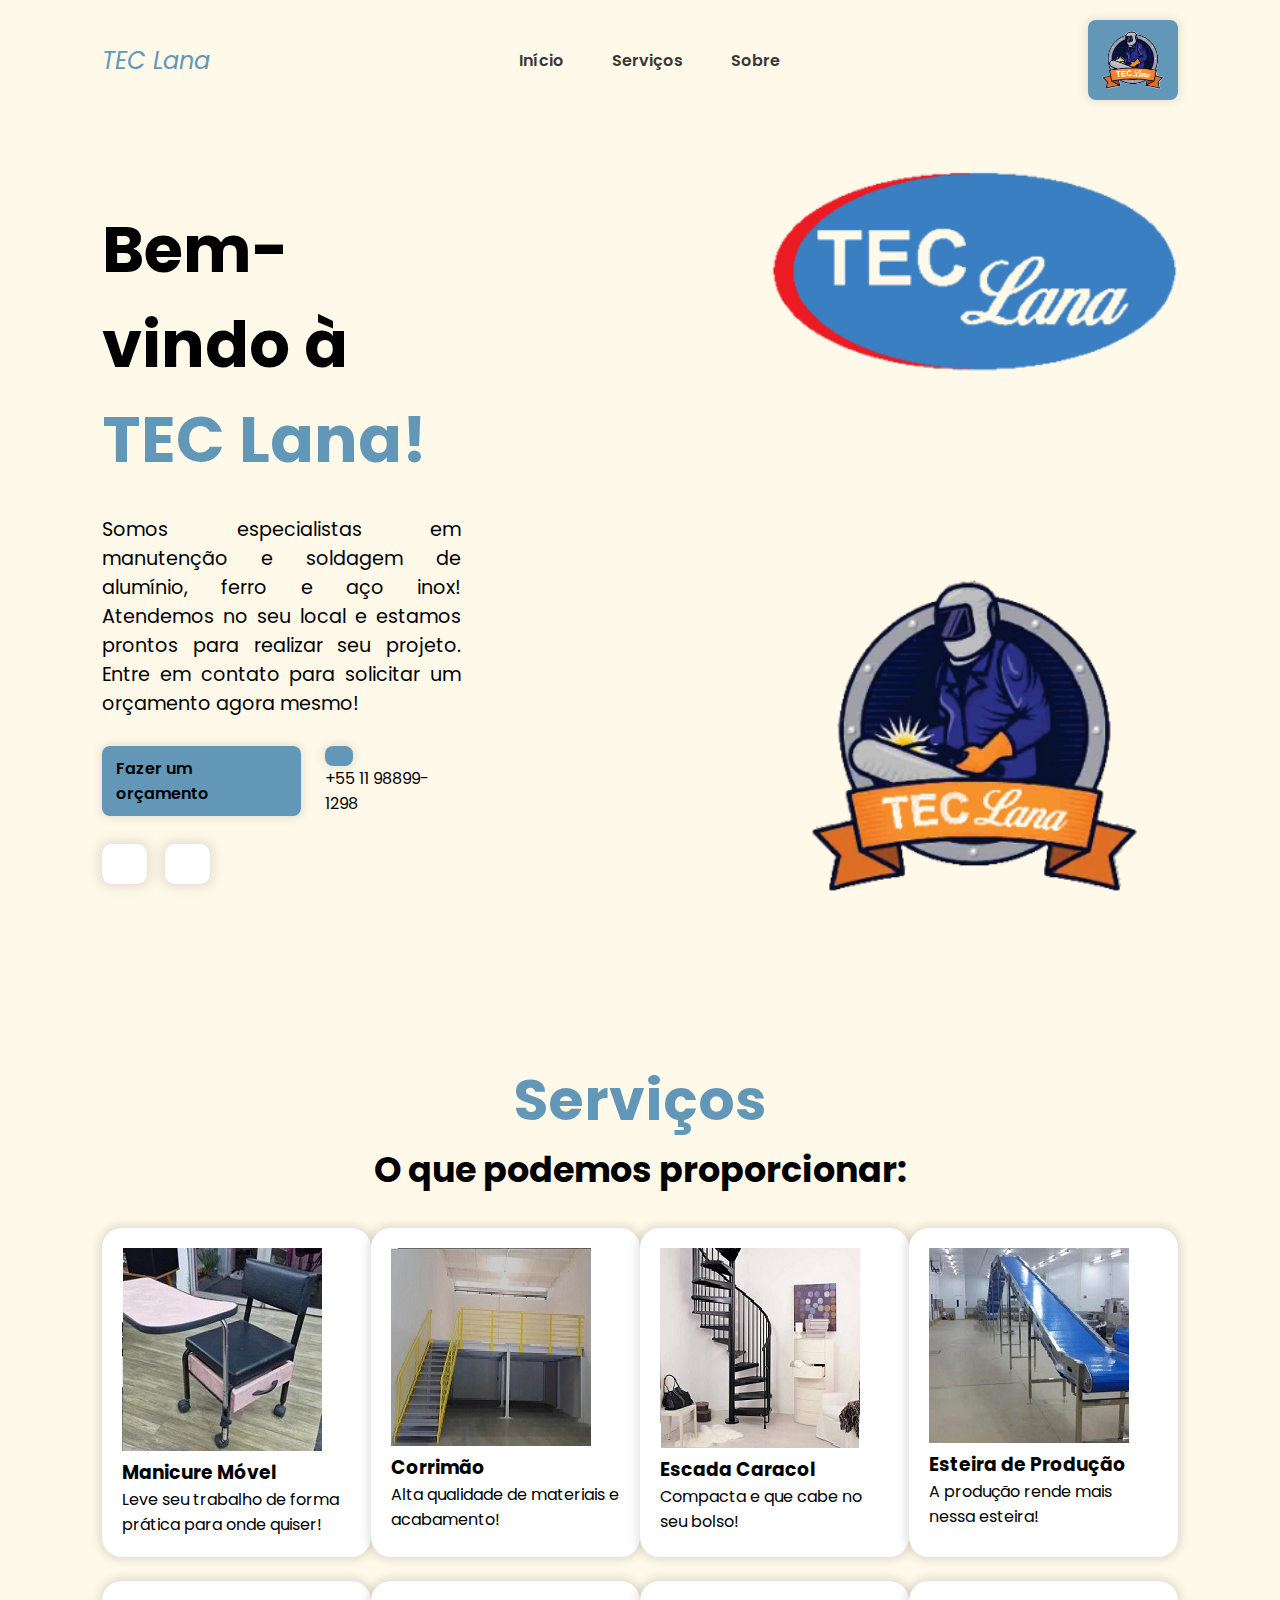
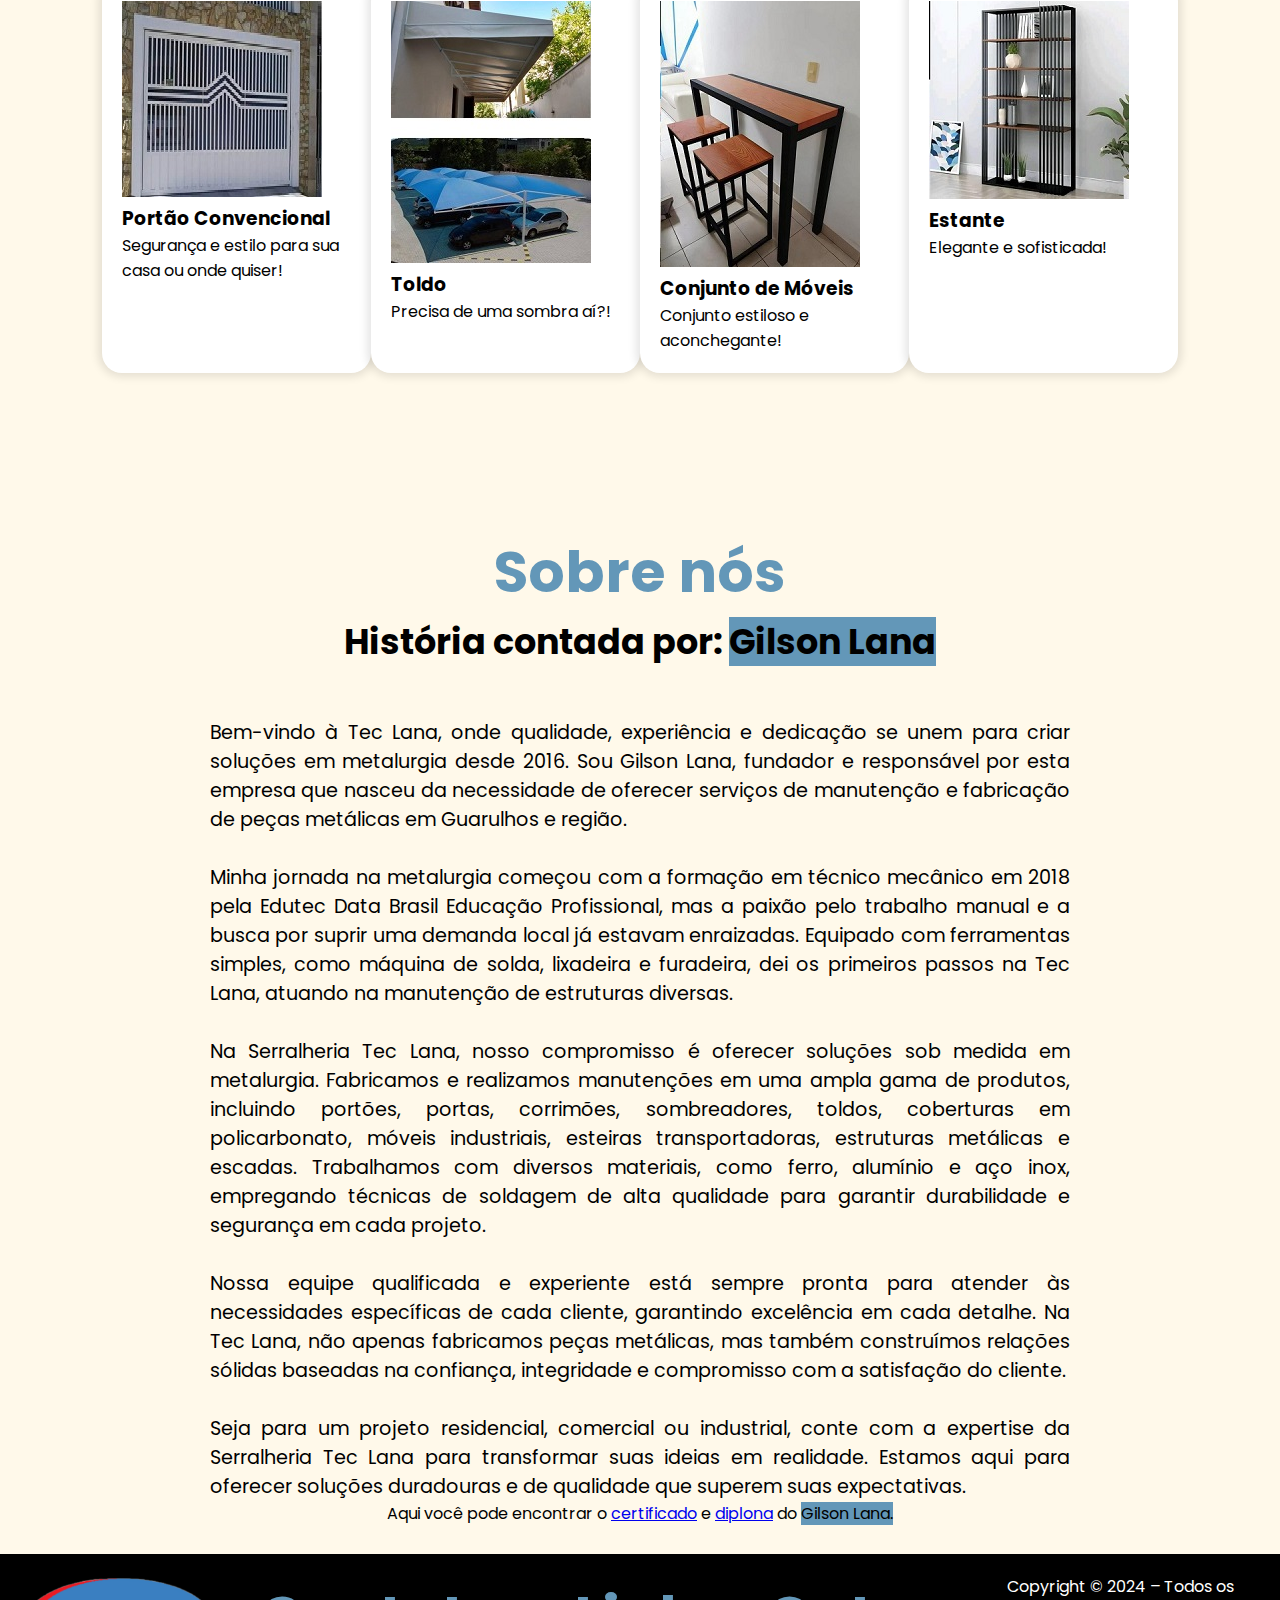
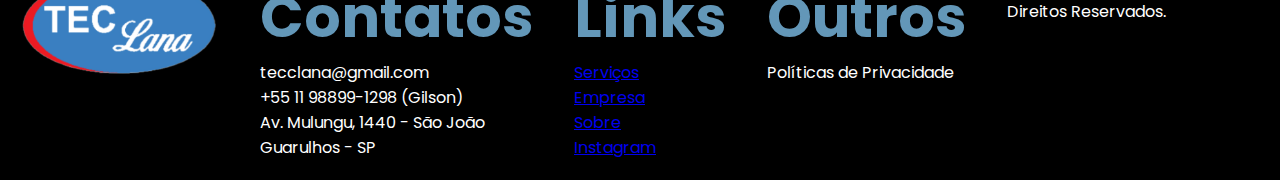
<file: produto_teclana/index.html>
<!DOCTYPE html>
<html lang="pt-br">
<head>
    <meta charset="UTF-8">
    <meta name="viewport" content="width=device-width, initial-scale=1.0">
    <link rel="stylesheet" href="https://cdnjs.cloudflare.com/ajax/libs/font-awesome/6.5.2/css/all.min.css" integrity="sha512-SnH5WK+bZxgPHs44uWIX+LLJAJ9/2PkPKZ5QiAj6Ta86w+fsb2TkcmfRyVX3pBnMFcV7oQPJkl9QevSCWr3W6A==" crossorigin="anonymous" referrerpolicy="no-referrer" />
    <link rel="stylesheet" href="styles/style.css">
    <link rel="stylesheet" href="styles/header.css">
    <link rel="stylesheet" href="styles/home.css">
    <link rel="stylesheet" href="styles/menu.css">
    <script src="https://cdnjs.cloudflare.com/ajax/libs/jquery/3.7.1/jquery.min.js" integrity="sha512-v2CJ7UaYy4JwqLDIrZUI/4hqeoQieOmAZNXBeQyjo21dadnwR+8ZaIJVT8EE2iyI61OV8e6M8PP2/4hpQINQ/g==" crossorigin="anonymous" referrerpolicy="no-referrer"></script>
    <title>Serralheria TecLana</title>
</head>
<body>
    <header>
        <nav id="navbar">
            <i class="fa-solid fa-screwdriver-wrench" id="nav_logo">TEC Lana</i>
            <ul id="nav_list">
              <li class="nav-item"><a href="#home">Início</a></li>
              <li class="nav-item"><a href="#menu">Serviços</a></li>
              <li class="nav-item"><a href="#sobre">Sobre</a></li>  
            </ul>

            <a href="#home"> <img src="images/teclana_cartoon.png" alt="TEC Lana" class="btn-default" width="90px"> </a>
            
        </nav>

        
    </header>

    <main id="content">
        <section id="home">

            <div id="cta">
                <h1 class="tittle">
                    Bem-vindo à <span>TEC Lana!</span>
                </h1>
                <p class="description">
                    Somos especialistas em manutenção e soldagem de <span>alumínio, ferro e aço inox!</span> 
                    Atendemos no seu local e estamos prontos para realizar seu projeto. Entre em contato para solicitar um orçamento agora mesmo!
                </p>
                <div id="cta_buttons">
                    <a href="https://wa.me/5511988991298" tab="new" target="_blank" class="btn-default">Fazer um orçamento</a>
                    <a href="tel:++5511988991298" id="phone_button">
                        <button class="btn-default">
                            <i class="fa-solid fa-phone"></i>
                        </button>
                        +55 11 98899-1298
                    </a>
                </div>
                <div class="social-media-buttons">
                    <a href="https://wa.me/5511988991298" tab="new" target="_blank">
                        <i class="fa-brands fa-whatsapp"></i>
                    </a>
                    <a href="https://www.instagram.com/tec_lanag/" tab="new" target="_blank">
                        <i class="fa-brands fa-instagram"></i>
                    </a>
                </div>
            </div>
            <div id="banner">
                <img src="images/teclana_logos.png" alt="TEC Lana">
            </div>

        </section>
        <br><br><br><br>
        <section id="menu">
            <h2 class="section-title">Serviços</h2>
            <h3 class="section-subtitle">O que podemos proporcionar:</h3>

            <div id="dishes">
                <div class="block1">
                    <div class="dish">
                        <img src="images/manicure_movel.jpg" alt="Manicure Movel" class="dish-image">
                        <h3 class="dish-title">Manicure Móvel</h3>
                        <span class="dish-description">Leve seu trabalho de forma prática para onde quiser!</span>
                    
                        <div class="dish-rate">
                            <i class="fa-solid fa-star"></i>
                            <i class="fa-solid fa-star"></i>
                            <i class="fa-solid fa-star"></i>
                            <i class="fa-solid fa-star"></i>
                            <i class="fa-solid fa-star"></i>
                        </div>
                    
                    </div>
                    <div class="dish">

                        <img src="images/corrimao.jpg" alt="Corrimão" class="dish-image">
                        <h3 class="dish-title">Corrimão</h3>
                        <span class="dish-description">Alta qualidade de materiais e acabamento!</span>
                    
                        <div class="dish-rate">
                            <i class="fa-solid fa-star"></i>
                            <i class="fa-solid fa-star"></i>
                            <i class="fa-solid fa-star"></i>
                            <i class="fa-solid fa-star"></i>
                            <i class="fa-solid fa-star"></i>
                        </div>
                    </div>
                    <div class="dish">
                        <img src="images/escada.jpg" alt="Escada" class="dish-image">
                        <h3 class="dish-title">Escada Caracol</h3>
                        <span class="dish-description">Compacta e que cabe no seu bolso!</span>
                    
                        <div class="dish-rate">
                            <i class="fa-solid fa-star"></i>
                            <i class="fa-solid fa-star"></i>
                            <i class="fa-solid fa-star"></i>
                            <i class="fa-solid fa-star"></i>
                            <i class="fa-solid fa-star"></i>
                        </div>
                    </div>
                    <div class="dish">
                        
                        <img src="images/esteira.jpg" alt="Esteira Produção" class="dish-image">
                        <h3 class="dish-title">Esteira de Produção</h3>
                        <span class="dish-description">A produção rende mais nessa esteira!</span>
                    
                        <div class="dish-rate">
                            <i class="fa-solid fa-star"></i>
                            <i class="fa-solid fa-star"></i>
                            <i class="fa-solid fa-star"></i>
                            <i class="fa-solid fa-star"></i>
                            <i class="fa-solid fa-star"></i>
                        </div>
                    </div>
                </div>

                <div class="block2">
                    <div class="dish">
                       
                        <img src="images/portao.jpg" alt="Portão" class="dish-image">
                        <h3 class="dish-title">Portão Convencional</h3>
                        <span class="dish-description">Segurança e estilo para sua casa ou onde quiser!</span>
                    
                        <div class="dish-rate">
                            <i class="fa-solid fa-star"></i>
                            <i class="fa-solid fa-star"></i>
                            <i class="fa-solid fa-star"></i>
                            <i class="fa-solid fa-star"></i>
                            <i class="fa-solid fa-star"></i>
                        </div>
                    </div>
                    <div class="dish">
                       
                        <img src="images/toldo.jpg" alt="Toldo" class="dish-image">
                        <h3 class="dish-title">Toldo</h3>
                        <span class="dish-description">Precisa de uma sombra aí?!</span>
                    
                        <div class="dish-rate">
                            <i class="fa-solid fa-star"></i>
                            <i class="fa-solid fa-star"></i>
                            <i class="fa-solid fa-star"></i>
                            <i class="fa-solid fa-star"></i>
                            <i class="fa-solid fa-star"></i>
                        </div>
                    </div>
                    <div class="dish">
                        
                        <img src="images/conjunto_moveis_1.jpg" alt="Móveis" class="dish-image">
                        <h3 class="dish-title">Conjunto de Móveis</h3>
                        <span class="dish-description">Conjunto estiloso e aconchegante!</span>
                    
                        <div class="dish-rate">
                            <i class="fa-solid fa-star"></i>
                            <i class="fa-solid fa-star"></i>
                            <i class="fa-solid fa-star"></i>
                            <i class="fa-solid fa-star"></i>
                            <i class="fa-solid fa-star"></i>
                        </div>
                    </div>
                    <div class="dish">
                        
                        <img src="images/estante.jpg" alt="Estante" class="dish-image">
                        <h3 class="dish-title">Estante</h3>
                        <span class="dish-description">Elegante e sofisticada!</span>
                    
                        <div class="dish-rate">
                            <i class="fa-solid fa-star"></i>
                            <i class="fa-solid fa-star"></i>
                            <i class="fa-solid fa-star"></i>
                            <i class="fa-solid fa-star"></i>
                            <i class="fa-solid fa-star"></i>
                        </div>
                    </div>
                </div>
            </div>
        </section>
        <br><br><br><br>
        <section id="sobre">
            <h2 class="section-title">Sobre nós</h2>
            <h3 class="section-subtitle">História contada por: <span id="gil">Gilson Lana</span></h3>
            <br><br>
                <p id="para">Bem-vindo à Tec Lana, onde qualidade, experiência e dedicação se unem para criar soluções em metalurgia desde 2016. Sou Gilson Lana, fundador e responsável por esta empresa que nasceu da necessidade de oferecer serviços de manutenção e fabricação de peças metálicas em Guarulhos e região.
                <br><br>
                Minha jornada na metalurgia começou com a formação em técnico mecânico em 2018 pela Edutec Data Brasil Educação Profissional, mas a paixão pelo trabalho manual e a busca por suprir uma demanda local já estavam enraizadas. Equipado com ferramentas simples, como máquina de solda, lixadeira e furadeira, dei os primeiros passos na Tec Lana, atuando na manutenção de estruturas diversas.
                <br><br>
                Na Serralheria Tec Lana, nosso compromisso é oferecer soluções sob medida em metalurgia. Fabricamos e realizamos manutenções em uma ampla gama de produtos, incluindo portões, portas, corrimões, sombreadores, toldos, coberturas em policarbonato, móveis industriais, esteiras transportadoras, estruturas metálicas e escadas. Trabalhamos com diversos materiais, como ferro, alumínio e aço inox, empregando técnicas de soldagem de alta qualidade para garantir durabilidade e segurança em cada projeto.
                <br><br>
                Nossa equipe qualificada e experiente está sempre pronta para atender às necessidades específicas de cada cliente, garantindo excelência em cada detalhe. Na Tec Lana, não apenas fabricamos peças metálicas, mas também construímos relações sólidas baseadas na confiança, integridade e compromisso com a satisfação do cliente.
                <br><br>
                Seja para um projeto residencial, comercial ou industrial, conte com a expertise da Serralheria Tec Lana para transformar suas ideias em realidade. Estamos aqui para oferecer soluções duradouras e de qualidade que superem suas expectativas.</p>
                <p>Aqui você pode encontrar o <a href="https://prnt.sc/IJtfB8SplZiF" tab="new" target="_blank">certificado</a> e <a href="https://prnt.sc/gM1kDL_w6j6x" tab="new" target="_blank">diplona</a> do <span id="gil">Gilson Lana.</span> </p>
            </section>
    </main>


    <footer class="rodape" id="contato">
        <div class="rodape-div">
    
            <div class="rodape-div-1">
                <div class="rodape-div-1-coluna">
                    <!-- elemento -->
                    <span class="logo_clean"><b><img src="images/teclana_logo_clean.png" alt="TEC Lana" width="200px"></b></span>
                </div>
            </div>
            
            <div class="rodape-div-2">
                <div class="rodape-div-2-coluna">
                    <!-- elemento -->
                    <span class="section-title"><b>Contatos</b></span>
                    <p>tecclana@gmail.com</p>
                    <p>+55 11 98899-1298 (Gilson)</p>
                    <p>Av. Mulungu, 1440 - São João Guarulhos - SP</p>
                </div>
            </div>
    
            <div class="rodape-div-3">
                <div class="rodape-div-3-coluna">
                    <!-- elemento -->
                    <span class="section-title"><b>Links</b></span>
                    <p><a href="#menu">Serviços</a></p>
                    <p><a href="#home">Empresa</a></p>
                    <p><a href="#sobre">Sobre</a></p>
            <p><a href="https://www.instagram.com/tec_lanag/" tab="new" target="_blank">Instagram</a></p>
                </div>
            </div>
    
            <div class="rodape-div-4">
                <div class="rodape-div-4-coluna">
                    <!-- elemento -->
                    <span class="section-title" id="footer-title"><b>Outros</b></span>
                    <p id="politics">Políticas de Privacidade</p>
                </div>
            </div>
    
            <p class="rodape-direitos">Copyright © 2024 – Todos os Direitos Reservados.</p>
        </div>
    </footer>

    <script src="javascript/script.js"></script>
</body>
</html>
</file>
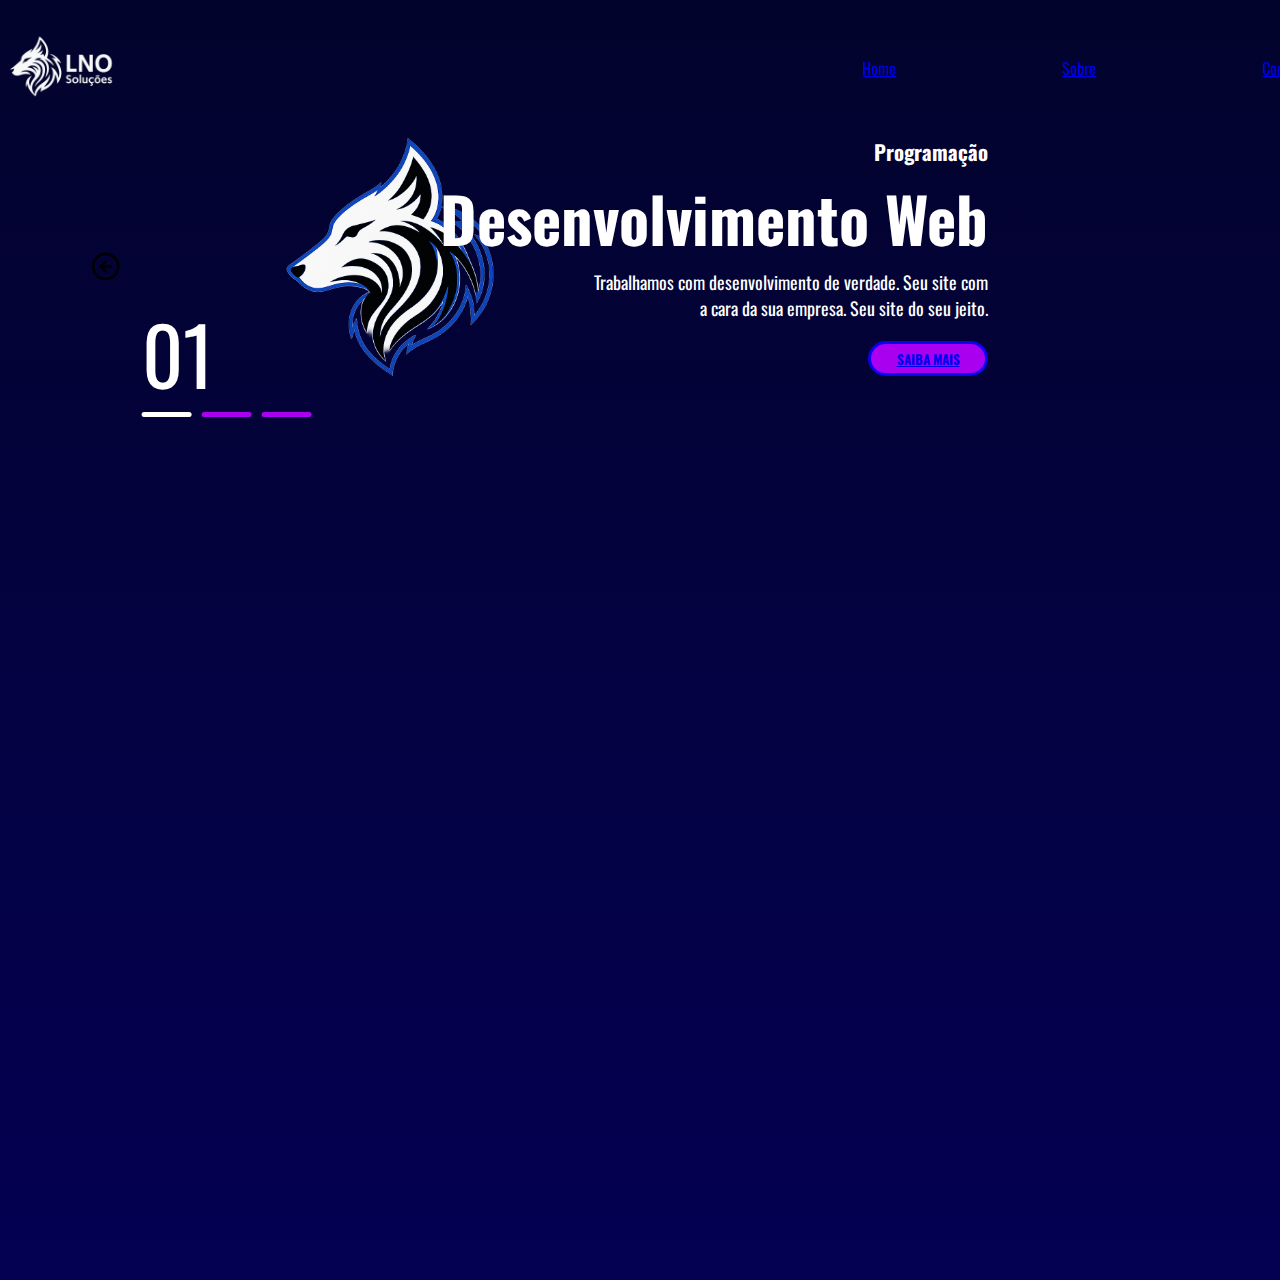
<file: projeto_lnosolucoes/index.html>
<!DOCTYPE html>
<html lang="pt-br">

<head>
    <meta charset="UTF-8">
    <meta name="viewport" content="width=device-width, initial-scale=1.0">
    <link rel="stylesheet" href="styles.css">
    <link rel="preconnect" href="https://fonts.googleapis.com">
    <link rel="preconnect" href="https://fonts.gstatic.com" crossorigin>
    <link href="https://fonts.googleapis.com/css2?family=League+Gothic&display=swap" rel="stylesheet">
    <link rel="preconnect" href="https://fonts.googleapis.com">
    <link rel="preconnect" href="https://fonts.gstatic.com" crossorigin>
    <link href="https://fonts.googleapis.com/css2?family=Oswald:wght@200..700&display=swap" rel="stylesheet">
    <title>LNO Soluções</title>
</head>

<body>
    <header>
        <img src="./img/logo.png" alt="LOBO">
        <nav>
            <ul>
                <li><a href="index.html">Home</a></li>

                <li><a href="sobre.html">Sobre</a></li>
                <li><a href="contato.html">Contato</a></li>
            </ul>
        </nav>
    </header>
    <section class="container">
        <div class="list">
            <div class="item active ">
                <div class="lobo-img">
                    <img src="./img/lobo.png" alt="imagem lobo">
                </div>
                <div class="content">
                    <p class="area-information">
                        Programação
                    </p>
                    <h2>Desenvolvimento Web</h2>
                    <p class="description">
                        Trabalhamos com desenvolvimento de verdade.
                        Seu site com a cara da sua empresa. Seu site do seu jeito.
                    </p>
                    <button class="information">
                        <a href="https://wa.me/11951960168" target="_blank" rel="noopener noreferrer">Saiba Mais</a>
                    </button>
                </div>
            </div>

            <div class="item">
                <div class="lobo-img">
                    <img src="./img/tigre.png" alt="imagem tigre">
                </div>
                <div class="content">
                    <p class="area-information">
                        Segurança
                    </p>
                    <h2>Proteção Digital</h2>
                    <p class="description">
                        Seus dados protegidos. Nada de arquivos perdidos ou informações vazadas. Seu site seguro.
                    </p>
                    <button class="information">
                        <a href="https://wa.me/11951960168" target="_blank" rel="noopener noreferrer">Saiba Mais</a>
                    </button>
                </div>
            </div>

            <div class="item">
                <div class="lobo-img">
                    <img src="./img/identidade.png" alt="imagem lobo">
                </div>
                <div class="content">
                    <p class="area-information">
                        Identidade
                    </p>
                    <h2>UX</h2>
                    <p class="description">
                        Seu site demonstra como sua empresa é. Seu site pode ser mais.
                        Sua empresa pode ser mais.
                    </p>
                    <button class="information">
                        <a href="https://wa.me/11951960168" target="_blank" rel="noopener noreferrer">Saiba Mais</a>
                    </button>
                </div>
            </div>
        </div>


        <div class="arrows">
            <button id="prev"><img src="./img/arrow.svg" alt="seta esquerda"></button>
            <button id="next"><img src="./img/arrow.svg" alt="seta direita"></button>
        </div>
        <div class="indicators">
            <div class="number">01</div>
            <ul>
                <li class="active"></li>
                <li></li>
                <li></li>
            </ul>
        </div>
    </section>
    <script src="scripts.js"></script>
</body>

</html>
</file>
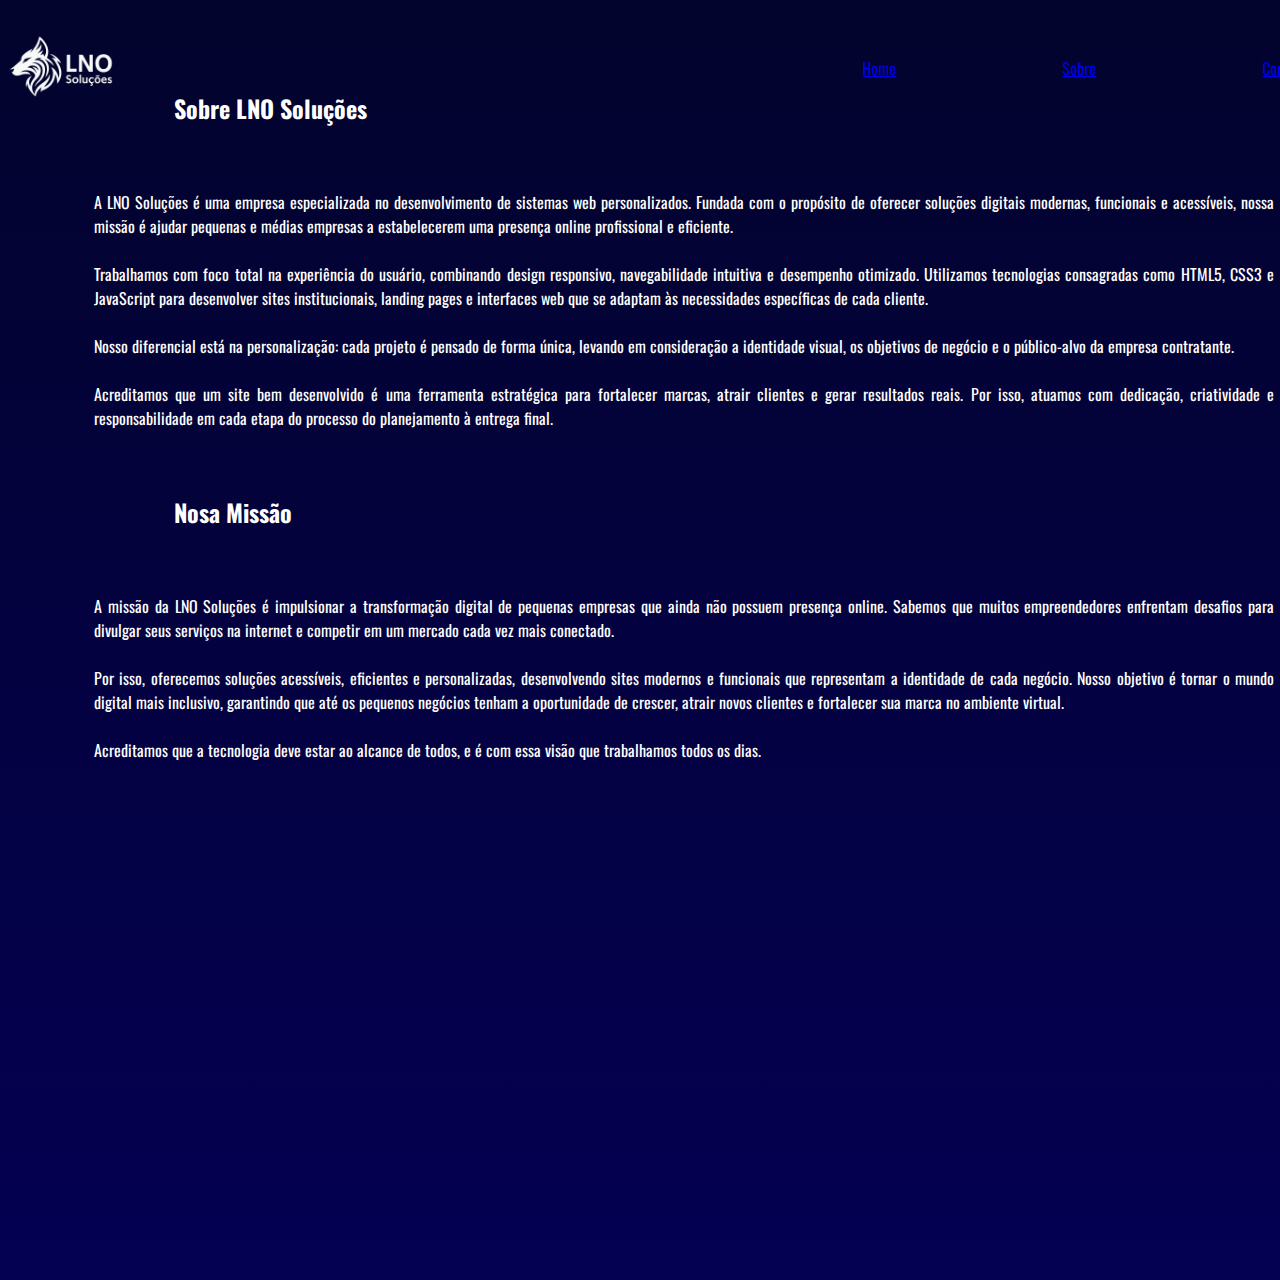
<file: projeto_lnosolucoes/sobre.html>
<!DOCTYPE html>
<html lang="pt-br">

<head>
    <meta charset="UTF-8">
    <meta name="viewport" content="width=device-width, initial-scale=1.0">
    <title>LNO Soluções</title>
    <link rel="preconnect" href="https://fonts.googleapis.com">
    <link rel="preconnect" href="https://fonts.gstatic.com" crossorigin>
    <link href="https://fonts.googleapis.com/css2?family=League+Gothic&display=swap" rel="stylesheet">
    <link rel="preconnect" href="https://fonts.googleapis.com">
    <link rel="preconnect" href="https://fonts.gstatic.com" crossorigin>
    <link href="https://fonts.googleapis.com/css2?family=Oswald:wght@200..700&display=swap" rel="stylesheet">
    <link rel="stylesheet" href="styles.css">
    <style>
        * {
            font-family: "Oswald", sans-serif;
        }

        body{
            overflow: auto;
        }

        & .titulo {
            height: 10%;
            transform: translateX(7%);
            justify-content: center;
            text-align: center;
            text-align: justify;
            top: 1000px;
            padding: 90px;
            max-width: 1200px;
        }

        & .paragrafo {
            height: 10%;
            transform: translateX(7%);
            justify-content: center;
            text-align: center;
            text-align: justify;
            top: 1000px;
            padding: 10px;
            max-width: 1200px;
        }
    </style>
</head>

<body>
    <header>
        <img src="./img/logo.png" alt="LOBO">
        <nav>
            <ul>
                <li><a href="index.html">Home</a></li>

                <li><a href="sobre.html">Sobre</a></li>
                <li><a href="contato.html">Contato</a></li>
            </ul>
        </nav>
    </header>
    <section class="container">
        <h2 class="titulo">Sobre LNO Soluções</h2>
        <div class="paragrafo">
            <p>A LNO Soluções é uma empresa especializada no desenvolvimento de sistemas web personalizados. Fundada com
                o
                propósito de oferecer soluções digitais modernas, funcionais e acessíveis, nossa missão é ajudar
                pequenas e
                médias empresas a estabelecerem uma presença online profissional e eficiente.</p>
            <br>
            <p>
                Trabalhamos com foco total na experiência do usuário, combinando design responsivo, navegabilidade
                intuitiva e
                desempenho otimizado. Utilizamos tecnologias consagradas como HTML5, CSS3 e JavaScript para desenvolver
                sites
                institucionais, landing pages e interfaces web que se adaptam às necessidades específicas de cada
                cliente.
            </p>
            <br>
            <p>
                Nosso diferencial está na personalização: cada projeto é pensado de forma única, levando em consideração
                a
                identidade visual, os objetivos de negócio e o público-alvo da empresa contratante.
            </p>
            <br>
            <p>
                Acreditamos que um site bem desenvolvido é uma ferramenta estratégica para fortalecer marcas, atrair
                clientes e
                gerar resultados reais. Por isso, atuamos com dedicação, criatividade e responsabilidade em cada etapa
                do
                processo do planejamento à entrega final.
            </p>
        </div>
        <br><br><br><br>
        <h2 class="titulo"> Nosa Missão</h2>
        <div class="paragrafo">
            <p>A missão da LNO Soluções é impulsionar a transformação digital de pequenas empresas que ainda não possuem
                presença online. Sabemos que muitos empreendedores enfrentam desafios para divulgar seus serviços na
                internet e competir em um mercado cada vez mais conectado.</p>
                <br>
            <p>Por isso, oferecemos soluções acessíveis, eficientes e personalizadas, desenvolvendo sites modernos e
                funcionais que representam a identidade de cada negócio. Nosso objetivo é tornar o mundo digital mais
                inclusivo, garantindo que até os pequenos negócios tenham a oportunidade de crescer, atrair novos
                clientes e fortalecer sua marca no ambiente virtual.</p>
                <br>
            <p>Acreditamos que a tecnologia deve estar ao alcance de todos, e é com essa visão que trabalhamos todos os dias.</p>
        </div>
    </section>
</body>

</html>
</file>
<file: produto_teclana/styles/style.css>
@import url('https://fonts.googleapis.com/css2?family=Poppins:ital,wght@0,100;0,200;0,300;0,400;0,500;0,600;0,700;0,800;0,900;1,100;1,200;1,300;1,400;1,500;1,600;1,700;1,800;1,900&display=swap');
*{
    font-family: 'Poppins', sans-serif;
    margin: 0;
    padding: 0;
    box-sizing: border-box;

}

body{
    background-color: #fff9ea;
}

section {
    padding: 28px 8%;
}

.btn-default {
    border: none;
    display: flex;
    align-items: center;
    justify-content: center;
    background-color: #6397B8;
    border-radius: 8px;
    padding: 10px 14px;
    font-weight: 600;
    box-shadow: 0px 0px 10px 2px rgba(0, 0, 0, 0.1);
    cursor: pointer;
    transition: background-color .3s ease;
}

.btn-default:hover {
    background-color: #1D67F0;
}

.social-media-buttons {
    display: flex;
    gap: 18px;
}

.social-media-buttons a {
    display: flex;
    align-items: center;
    justify-content: center;
    width: 45px;
    height: 40px;
    background-color: #fff;
    font-size: 1.25rem;
    border-radius: 10px;
    text-decoration: none;
    color: #6397B8;
    box-shadow: 0px 0px 12px 4px rgba(0, 0, 0, 0.1);
    transition: box-shadow .3s ease;
}

.social-media-buttons a:hover {
    box-shadow: 0px 0px 12px 8px rgba(0, 0, 0, 0.1);
}

#banner {
    display: flex;
    align-items: start;
    justify-content: right;
    width: 70%;
}


#banner img {
    height: 100%;
    justify-content: fit-content;
}

.section-title {
    color: #6397B8;
    font-size: 3.563rem;
}

.section-subtitle {
    font-size: 2.1875rem;
}

#gil {
    background-color: #6397B8;
}

#para {
    font-size: 1.2rem;
    max-width: 80%;
    justify-content: center;
    text-align: justify;
}

.rodape-div {
    display: flex;
    padding: 20px;
    gap: 40px;
    color: white;
    background-color: black;
}

#logo_clean {
    width: 200px;   
}

.footer-title {
    padding: 28px 8%;
}

.politics {
    gap: 30px;
}
</file>
<file: produto_teclana/styles/header.css>
header{
    width: 100%;
    padding: 20px 8%;
    position: sticky;
    top: 0;
    background-color: #fff9ea;
}

#navbar {
    width: 100%;
    display: flex;
    align-items: center;
    justify-content: space-between;
}

#nav_logo {
    font-size: 24px;
    color: #6397B8;
}

#nav_list{
    display: flex;
    list-style: none;
    gap: 48px;
}
.nav-item a{
    text-decoration: none;
    color: rgb(57, 55, 55);
    font-weight: 600;
}

.nav-item.active a {
    color: #6397B8;
    border-bottom: 3px solid #6397B8;
}

#mobile_btn {
    display: none;
}

#mobile_menu {
    display: none;
}

@media screen and (max-width: 1170px) {
    #nav_list,
    #navbar .btn-default {
        display: none;
    }
    #mobile_btn{
        display: block;
        border: none;
        background-color: transparent;
        font-size: 1.5rem;
        cursor: pointer;
    }
    #mobile_menu.active {
        display: flex;
        flex-direction: column;
        align-items: center;
    }
    #mobile_nav_list {
        display: flex;
        flex-direction: column;
        gap: 12px;
        margin: 12px 0px;
    }
    #mobile_nav_list .nav-item{
        list-style: none;
        text-align: center;
    }
}
</file>
<file: produto_teclana/styles/home.css>
#home {
    display: flex;
    min-height: calc(100vh - 91px);
}

#cta {
    width: 35%;
    display: flex;
    flex-direction: column;
    gap: 28px;
    margin-top: 5%;
}

#cta .tittle {
    font-size: 4rem;
    color: black;
}

#cta .tittle span{
    color: #6397B8;
}

#cta .description {
    font-size: 1.2rem;
    text-align: justify;
}

#cta_buttons {
    display: flex;
    gap: 24px;
}

#cta_buttons a {
    text-decoration: none;
    color: black;
}

#phone_number {
    display: flex;
    gap: 8px;
    align-items: center;
    background-color: #ffff;
    padding: 8px 14px;
    font-weight: 500;
    box-shadow: 0px 0px 12px 4px rgba(0, 0, 0, 0.1);
    border-radius: 8px;
}

@media screen and (max-width: 1170px) {
    #home {
        min-height: 100%;
        padding-top: 0px;
    }
    #banner,
    #banner img {
        display: none;
    }
    #cta {
        width: 100%;
        text-align: center;
        align-items: center;
    }
}

@media screen and (max-width: 450px) {
    #phone_button button {
        display: none;
    }
}
</file>
<file: produto_teclana/styles/menu.css>
#menu {
    display: flex;
    flex-direction: column;
    align-items: center;
    justify-content: center;
    min-height: 100vh;   
}

#sobre {
    display: flex;
    flex-direction: column;
    align-items: center;
    justify-content: center;
    min-height: 100vh;   
}

#dishes {
    width: 100%;
    display: flex;
    flex-direction: column;
    justify-content: center;
    gap: 24px;
    margin-top: 32px;
}

.block1 {
    display: flex;
}

.block2 {
    display: flex;
}

.dish {
    border-radius: 20px;
    gap: 18px;
    width: 25%;
    padding: 20px;
    background-color: #fff;
    box-shadow: 0px 0px 8px 4px rgba(0, 0, 0, 0.1);
}
</file>
<file: projeto_lnosolucoes/styles.css>
* {
    margin: 0;
    padding: 0;
    box-sizing: border-box;
    list-style: none;
    font-family: "Oswald", sans-serif;
}

body {
    background-color: black;
    color: #fff;
    font-size: 16px;
    overflow: hidden;
}

header {
    position: fixed;
    width: 100%;
    height: 15%;
    left: 50%;
    transform: translateX(-50%);
    display: grid;
    align-items: center;
    grid-template-columns: 1fr 600px;
    gap: 58%;
    z-index: 1;

    & img {
        width: 120px;
    }

    & nav {
        & ul {
            display: grid;
            grid-template-columns: repeat(4, 200px);
        }
    }
}

section {
    background-image: linear-gradient(#06086a6b, #060074b6);
    height: 100vw;
    position: relative;

    & .list {
        width: 70vw;
        height: 100%;
        margin: auto;
        position: relative;

        & .item {
            position: absolute;
            inset: 0;

            & .lobo-img {
                position: absolute;
                top: 20%;
                transform: translateY(-50%);
                width: 70%;

                & img {
                    width: 350px;
                    /*transform: rotate(-30deg);*/
                }
            }

            & .content {
                position: absolute;
                right: 100px;
                width: 70%;
                height: 40%;
                display: flex;
                flex-direction: column;
                justify-content: center;
                align-items: end;
                gap: 20px;

                & .area-information {
                    font-weight: bold;
                    font-size: 1.3em;

                }

                & h2 {
                    font-size: 3.9em;
                    line-height: 1em;
                }

                & .description {
                    color: #fff;
                    font-size: 18px;
                    text-align: right;
                    max-width: 400px;
                }

                & .information {
                    border-radius: 30px;
                    height: 35px;
                    width: 120px;
                    text-transform: uppercase;
                    border: 3.5px solid #0D00F0;
                    background-color: #A900F0;
                    color: #fff;
                    cursor: pointer;
                    font-weight: bold;
                }
            }

        }


    }

    .arrows {
        width: 70vw;
        position: absolute;
        top: 20%;
        left: 50%;
        gap: 1100px;
        transform: translate(-68%, -25%);
        display: flex;
        justify-content: space-between;

        & button:nth-child(1) {
            & img {
                transform: scale(-1);
            }
        }

        & button {
            top: 70%;
            width: 50px;
            height: 50px;
            border: none;
            cursor: pointer;
            border-radius: 50%;
            background-color: #ffffff00;
            margin-left: 60px;

            & img {
                width: 30px;
                color: #fff;
                cursor: pointer;

            }

            &:hover {
                background-color: #A900F0;
            }
        }
    }

    .indicators {
        position: absolute;
        top: 23%;
        left: 18%;
        transform: translateX(-52%);

        display: flex;
        flex-direction: column;
        justify-content: end;


        & .number {
            font-size: 5em;
        }

        & ul {
            display: flex;
            gap: 10px;


            & li {
                width: 50px;
                height: 5px;
                background-color: #A900F0;
                border-radius: 5px;
                transition: 0.5s;
            }

            & .active {
                background-color: #fff;
            }
        }

    }

}


section {

    & .list {
        & .item {
            transform: translateX(100vw);
            transition: 0.5s;
            opacity: 0;

            & .lobo-img {
                & img {
                    transition: 0.5s;
                    transition-delay: 0.3s;
                }
            }

            & .content {

                & .area-information,
                h2,
                .description,
                .information {
                    transform: translateX(200px);
                    transition: 0.7s;
                    transition-delay: 0.3s;
                    opacity: 0;
                }

                & h2 {
                    transition-delay: 0.5s;
                }

                & .description {
                    transition-delay: 0.7s;
                }

                & .information {
                    transition-delay: 0.9s;
                }

            }
        }

        & .active {
            transform: translateX(0);
            transition: 0.5s;
            opacity: 1;


            & .content {

                & .area-information,
                h2,
                .description,
                .information {
                    transform: translateX(0);
                    opacity: 1;
                }
            }
        }

    }
}
</file>
